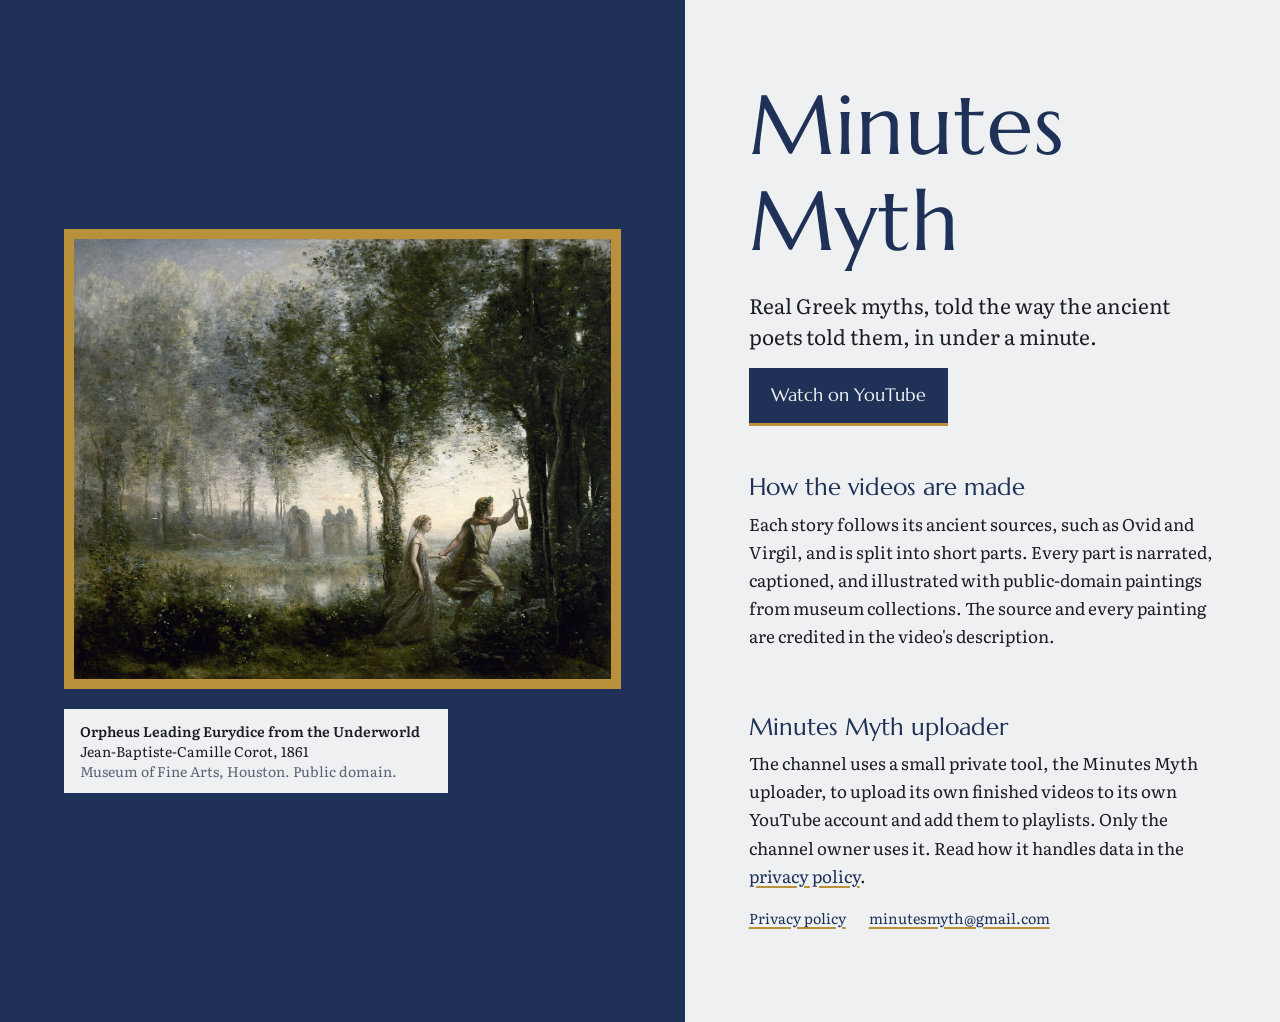
<file: index.html>
<!doctype html>
<html lang="en">
<head>
  <meta charset="utf-8">
  <meta name="viewport" content="width=device-width, initial-scale=1">
  <title>Minutes Myth</title>
  <meta name="google-site-verification" content="XBL-IdXIDNkFz7jKiYC0msofrpXUYPFdsJ4egRfJsak" />
  <meta name="description" content="Real Greek myths, retold from the ancient sources in under a minute, illustrated with public-domain paintings.">
  <link rel="preconnect" href="https://fonts.googleapis.com">
  <link rel="preconnect" href="https://fonts.gstatic.com" crossorigin>
  <link href="https://fonts.googleapis.com/css2?family=Literata:opsz,wght@7..72,400;7..72,600&family=Marcellus&display=swap" rel="stylesheet">
  <link rel="stylesheet" href="style.css">
</head>
<body>
  <main class="home">
    <figure class="wall">
      <img src="img/orpheus-corot.jpg" width="1280" height="1049"
           alt="Orpheus, holding his lyre high, leads Eurydice by the hand through a misty, shadowed landscape of the underworld.">
      <figcaption class="label">
        <b>Orpheus Leading Eurydice from the Underworld</b>
        Jean-Baptiste-Camille Corot, 1861<br>
        <span>Museum of Fine Arts, Houston. Public domain.</span>
      </figcaption>
    </figure>

    <div class="words">
      <h1>Minutes Myth</h1>
      <p class="lede">Real Greek myths, told the way the ancient poets told them, in under a minute.</p>
      <a class="watch" href="https://www.youtube.com/channel/UC1y2h-XDpQTjCB2UiWvhI5Q">Watch on YouTube</a>

      <h2>How the videos are made</h2>
      <p>Each story follows its ancient sources, such as Ovid and Virgil, and is split into short parts.
        Every part is narrated, captioned, and illustrated with public-domain paintings from museum collections.
        The source and every painting are credited in the video's description.</p>

      <h2>Minutes Myth uploader</h2>
      <p>The channel uses a small private tool, the Minutes Myth uploader, to upload its own finished videos
        to its own YouTube account and add them to playlists. Only the channel owner uses it.
        Read how it handles data in the <a href="privacy.html">privacy policy</a>.</p>

      <p class="foot">
        <a href="privacy.html">Privacy policy</a>
        <a href="mailto:minutesmyth@gmail.com">minutesmyth@gmail.com</a>
      </p>
    </div>
  </main>
</body>
</html>
</file>
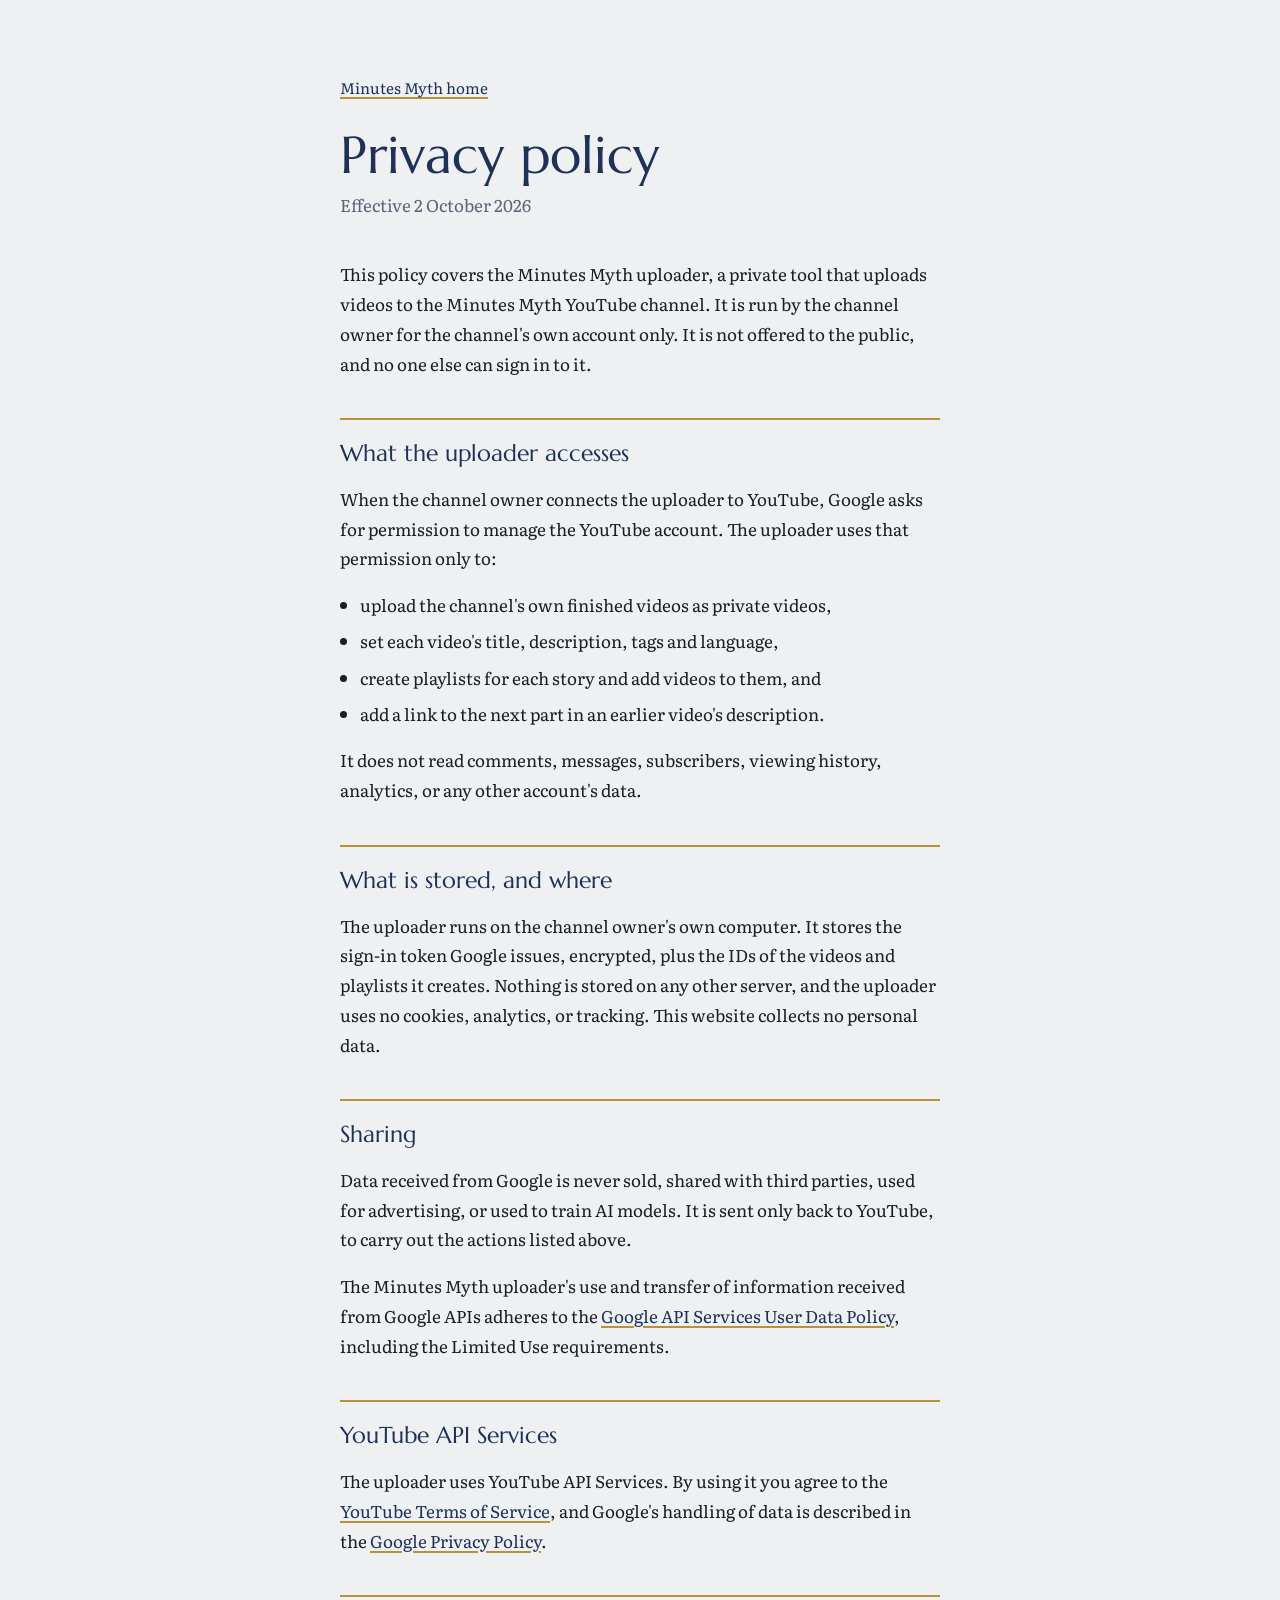
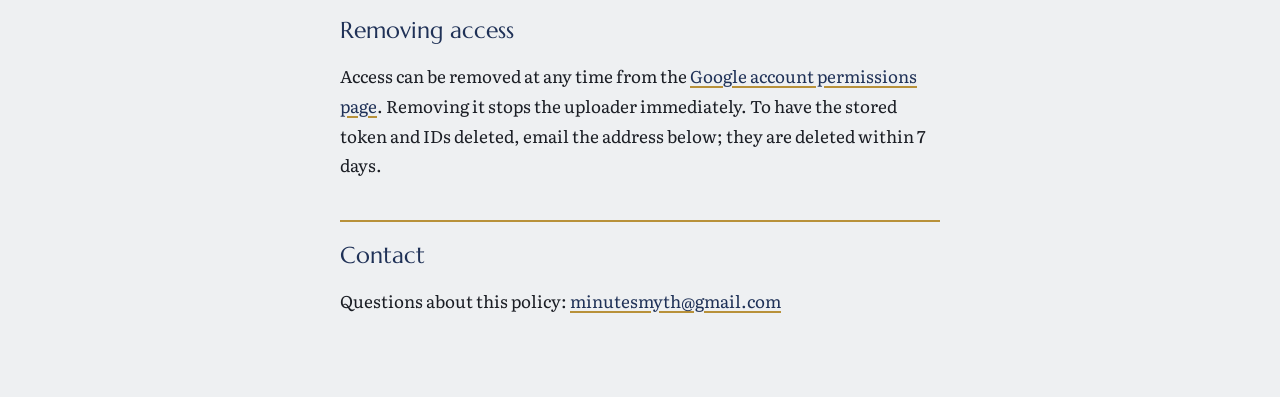
<file: privacy.html>
<!doctype html>
<html lang="en">
<head>
  <meta charset="utf-8">
  <meta name="viewport" content="width=device-width, initial-scale=1">
  <title>Privacy Policy | Minutes Myth</title>
  <meta name="description" content="How the Minutes Myth uploader uses and protects Google and YouTube account data.">
  <link rel="preconnect" href="https://fonts.googleapis.com">
  <link rel="preconnect" href="https://fonts.gstatic.com" crossorigin>
  <link href="https://fonts.googleapis.com/css2?family=Literata:opsz,wght@7..72,400;7..72,600&family=Marcellus&display=swap" rel="stylesheet">
  <link rel="stylesheet" href="style.css">
</head>
<body>
  <main class="doc">
    <a class="back" href="./">Minutes Myth home</a>
    <h1>Privacy policy</h1>
    <p class="date">Effective 2 October 2026</p>

    <p>This policy covers the Minutes Myth uploader, a private tool that uploads videos to the
      Minutes Myth YouTube channel. It is run by the channel owner for the channel's own account only.
      It is not offered to the public, and no one else can sign in to it.</p>

    <h2>What the uploader accesses</h2>
    <p>When the channel owner connects the uploader to YouTube, Google asks for permission to manage the
      YouTube account. The uploader uses that permission only to:</p>
    <ul>
      <li>upload the channel's own finished videos as private videos,</li>
      <li>set each video's title, description, tags and language,</li>
      <li>create playlists for each story and add videos to them, and</li>
      <li>add a link to the next part in an earlier video's description.</li>
    </ul>
    <p>It does not read comments, messages, subscribers, viewing history, analytics, or any other
      account's data.</p>

    <h2>What is stored, and where</h2>
    <p>The uploader runs on the channel owner's own computer. It stores the sign-in token Google issues,
      encrypted, plus the IDs of the videos and playlists it creates. Nothing is stored on any other server,
      and the uploader uses no cookies, analytics, or tracking. This website collects no personal data.</p>

    <h2>Sharing</h2>
    <p>Data received from Google is never sold, shared with third parties, used for advertising, or used to
      train AI models. It is sent only back to YouTube, to carry out the actions listed above.</p>
    <p>The Minutes Myth uploader's use and transfer of information received from Google APIs adheres to the
      <a href="https://developers.google.com/terms/api-services-user-data-policy">Google API Services User Data Policy</a>,
      including the Limited Use requirements.</p>

    <h2>YouTube API Services</h2>
    <p>The uploader uses YouTube API Services. By using it you agree to the
      <a href="https://www.youtube.com/t/terms">YouTube Terms of Service</a>, and Google's handling of data is
      described in the <a href="https://policies.google.com/privacy">Google Privacy Policy</a>.</p>

    <h2>Removing access</h2>
    <p>Access can be removed at any time from the
      <a href="https://myaccount.google.com/permissions">Google account permissions page</a>. Removing it stops
      the uploader immediately. To have the stored token and IDs deleted, email the address below; they are
      deleted within 7 days.</p>

    <h2>Contact</h2>
    <p>Questions about this policy: <a href="mailto:minutesmyth@gmail.com">minutesmyth@gmail.com</a></p>
  </main>
</body>
</html>
</file>
<file: style.css>
:root {
  --lapis: #1F3157;
  --marble: #EEF0F2;
  --ink: #1A1D24;
  --slate: #5B6475;
  --gilt: #B8913A;
  --gilt-dark: #8A6A22;
  --display: "Marcellus", "Trajan Pro", Georgia, serif;
  --body: "Literata", Georgia, "Times New Roman", serif;
}

* { box-sizing: border-box; }

html { -webkit-text-size-adjust: 100%; }

body {
  margin: 0;
  background: var(--marble);
  color: var(--ink);
  font-family: var(--body);
  font-size: 1.0625rem;
  line-height: 1.65;
}

a { color: var(--lapis); text-decoration-color: var(--gilt); text-decoration-thickness: 2px; text-underline-offset: 3px; }
a:hover { color: var(--gilt-dark); }
a:focus-visible { outline: 3px solid var(--gilt); outline-offset: 3px; border-radius: 2px; }

h1, h2 { font-family: var(--display); font-weight: 400; line-height: 1.15; color: var(--lapis); }

/* Home: the painting hangs on the left, the channel speaks on the right. */
.home {
  min-height: 100vh;
  display: grid;
  grid-template-columns: minmax(0, 1.15fr) minmax(0, 1fr);
}

.wall {
  margin: 0;
  background: var(--lapis);
  display: flex;
  flex-direction: column;
  justify-content: center;
  padding: clamp(1.5rem, 5vw, 4.5rem);
}

.wall img {
  display: block;
  width: 100%;
  height: auto;
  border: 10px solid var(--gilt);
}

/* Museum wall label: real credit for the painting. */
.label {
  margin: 1.25rem 0 0;
  max-width: 24rem;
  background: var(--marble);
  color: var(--ink);
  padding: 0.75rem 1rem;
  font-size: 0.875rem;
  line-height: 1.45;
}
.label b { display: block; font-weight: 600; }
.label span { color: var(--slate); }

.words {
  padding: clamp(2rem, 6vw, 5.5rem) clamp(1.25rem, 5vw, 4.5rem);
  display: flex;
  flex-direction: column;
  justify-content: center;
  max-width: 38rem;
}

.words h1 {
  margin: 0 0 1.25rem;
  font-size: clamp(3rem, 7vw, 5.25rem);
  letter-spacing: 0.01em;
}

.lede { font-size: 1.3rem; line-height: 1.5; margin: 0 0 2rem; }

.watch {
  display: inline-block;
  align-self: flex-start;
  background: var(--lapis);
  color: var(--marble);
  text-decoration: none;
  padding: 0.8rem 1.4rem;
  font-family: var(--display);
  font-size: 1.1rem;
  border-bottom: 3px solid var(--gilt);
}
.watch:hover { background: var(--ink); color: var(--marble); }

.words h2 { font-size: 1.5rem; margin: 3rem 0 0.5rem; }
.words p { margin: 0 0 1rem; }

.foot { margin-top: 2.5rem; font-size: 0.9rem; color: var(--slate); }
.foot a { margin-right: 1.25rem; }

/* Privacy policy: one quiet reading column. */
.doc {
  max-width: 40rem;
  margin: 0 auto;
  padding: clamp(2rem, 6vw, 4.5rem) 1.25rem 4rem;
  line-height: 1.75;
}
.doc .back { font-size: 0.95rem; }
.doc h1 { font-size: clamp(2.25rem, 6vw, 3.25rem); margin: 1.5rem 0 0.25rem; }
.doc .date { color: var(--slate); margin: 0 0 2.5rem; }
.doc h2 { font-size: 1.45rem; margin: 2.5rem 0 0.5rem; padding-top: 1.25rem; border-top: 2px solid var(--gilt); }
.doc ul { padding-left: 1.25rem; }
.doc li { margin-bottom: 0.4rem; }

@media (max-width: 820px) {
  .home { grid-template-columns: 1fr; min-height: 0; }
  .wall { padding: 1.25rem 1rem 1.5rem; }
  .wall img { border-width: 6px; }
  .words { padding: 2.25rem 1rem 3rem; }
}
</file>
